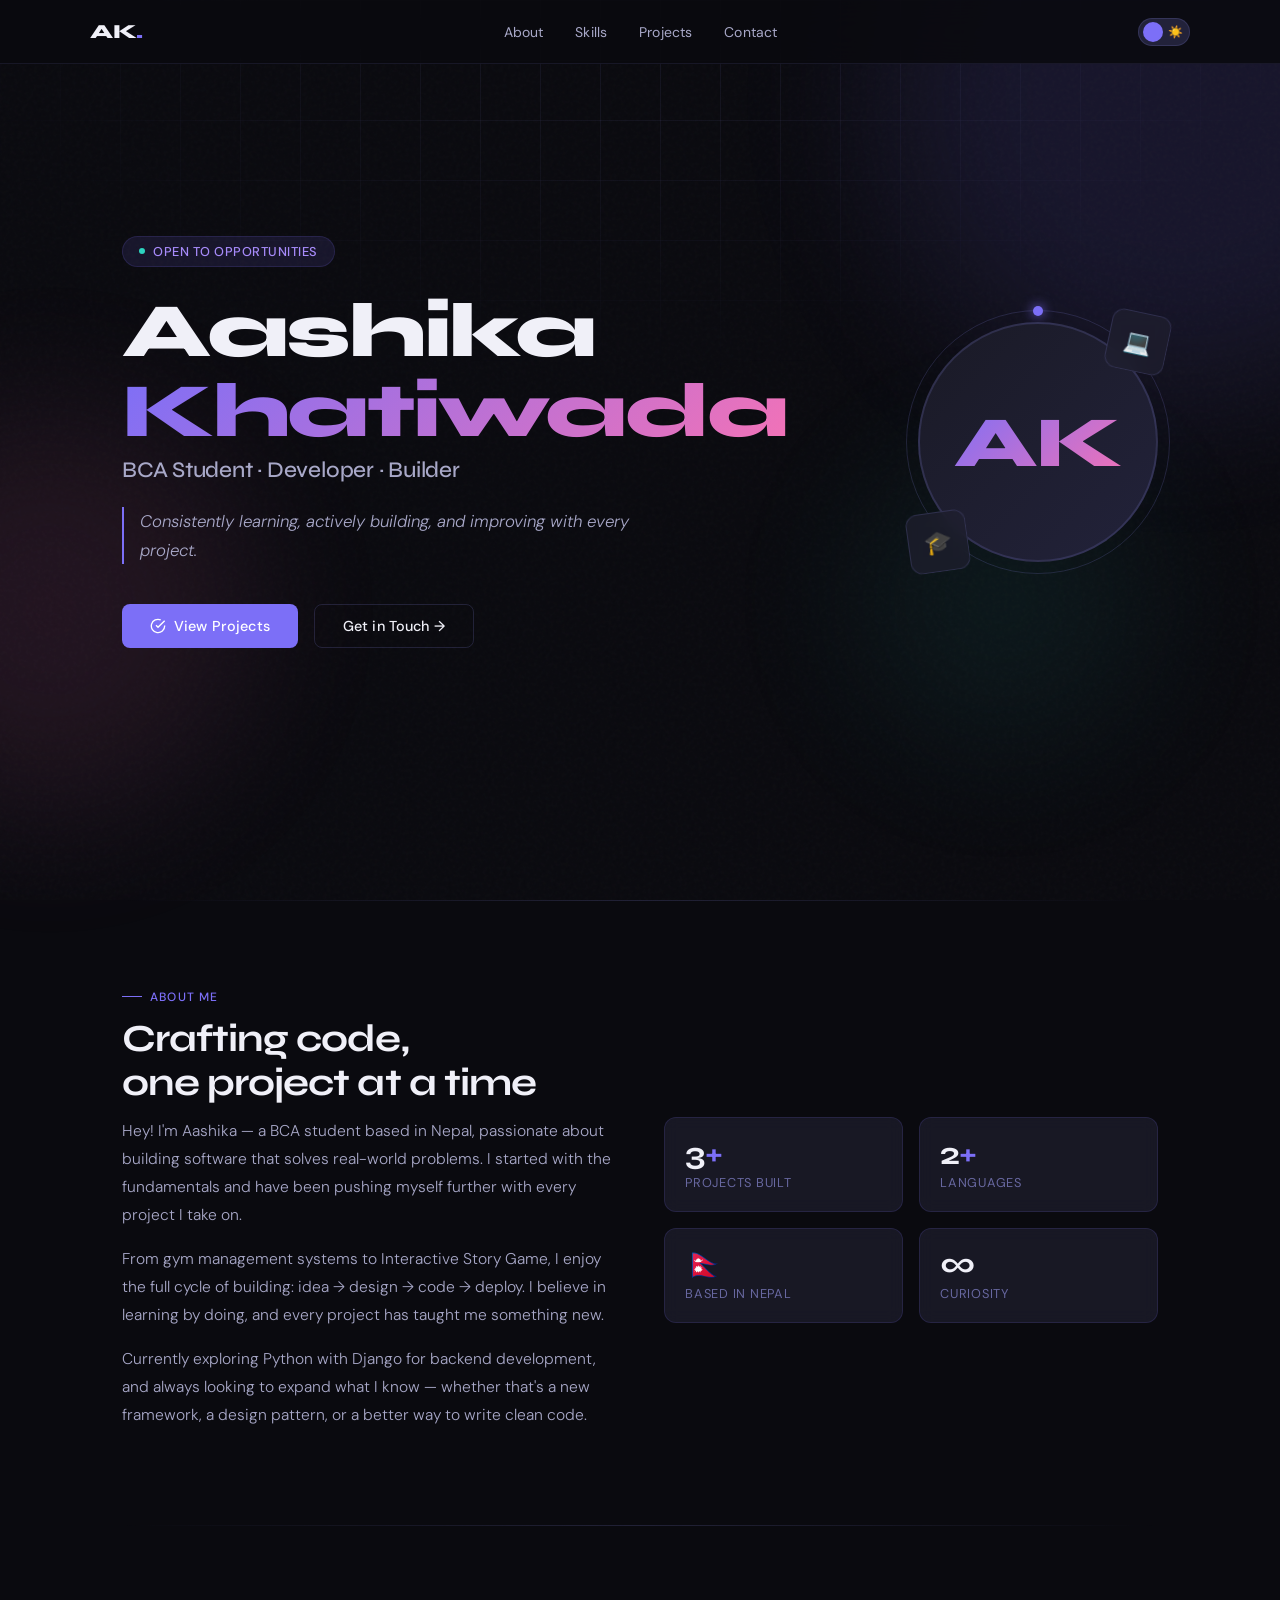
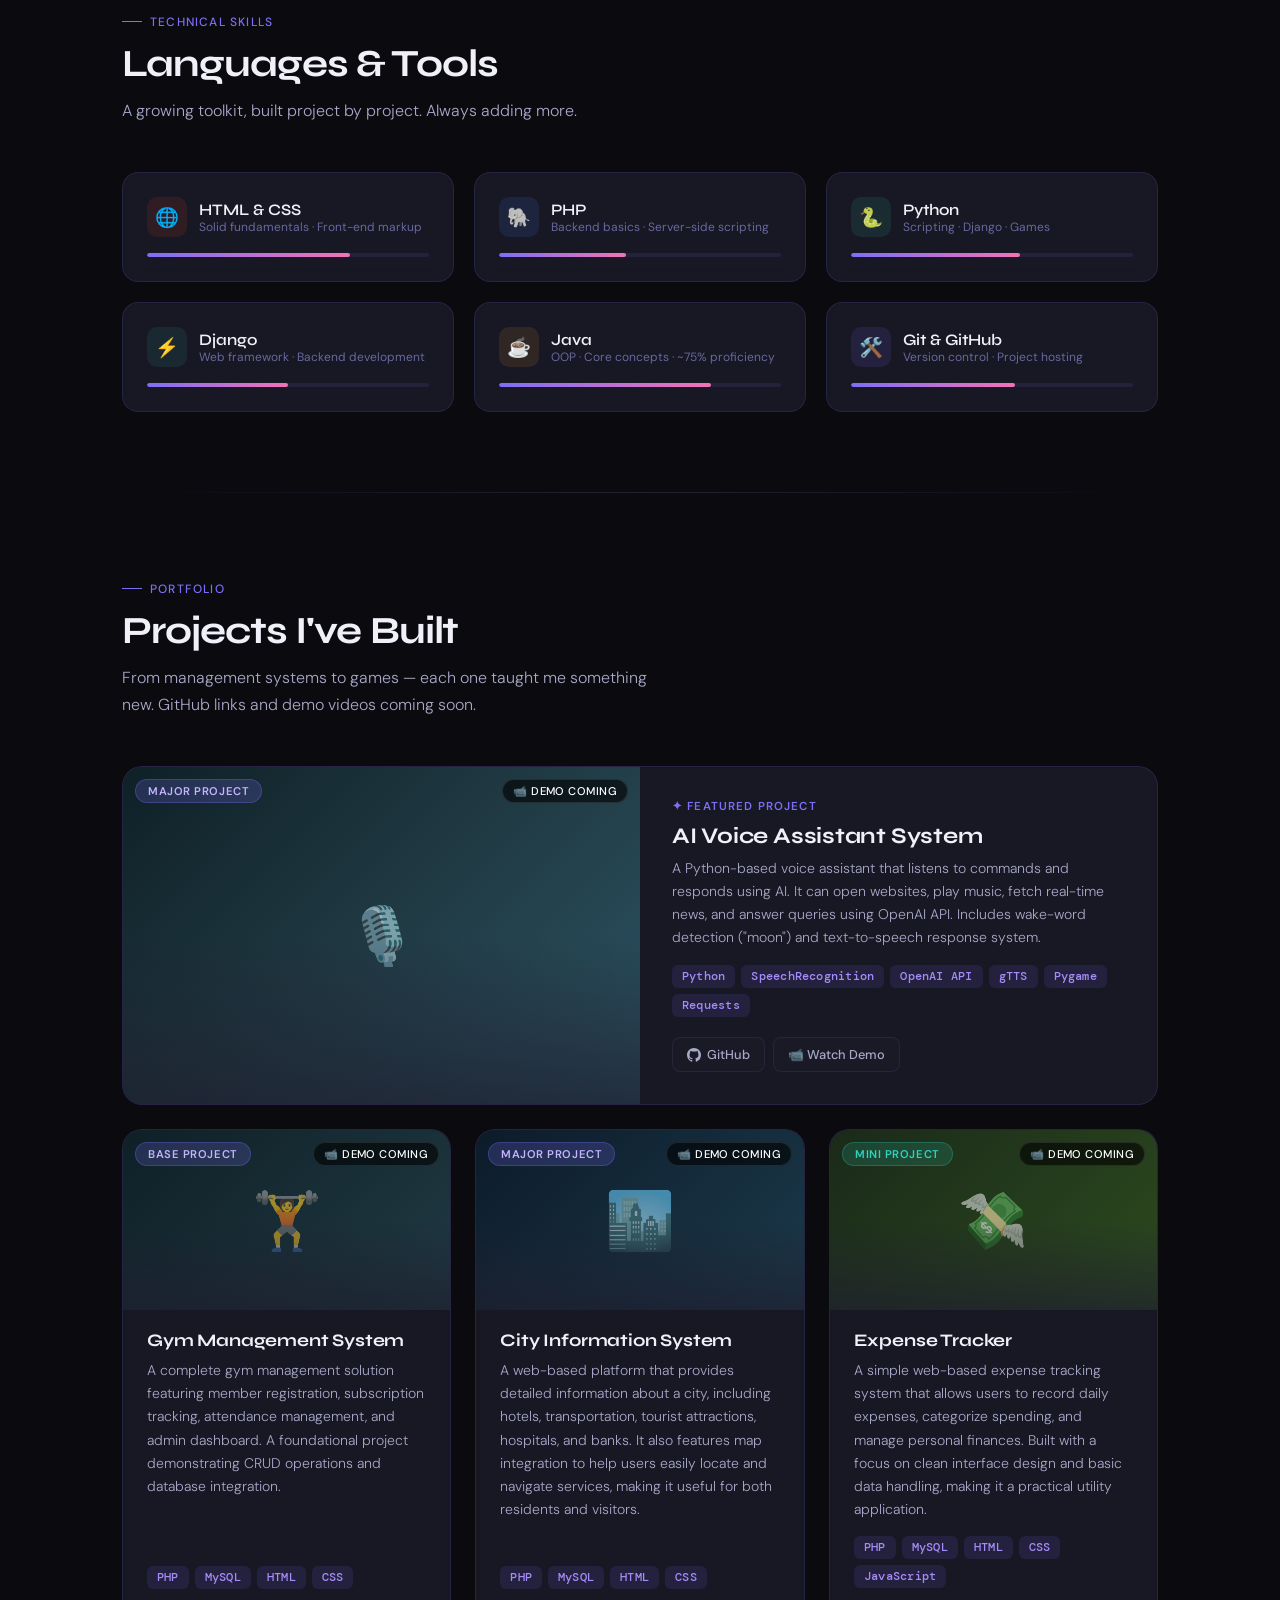
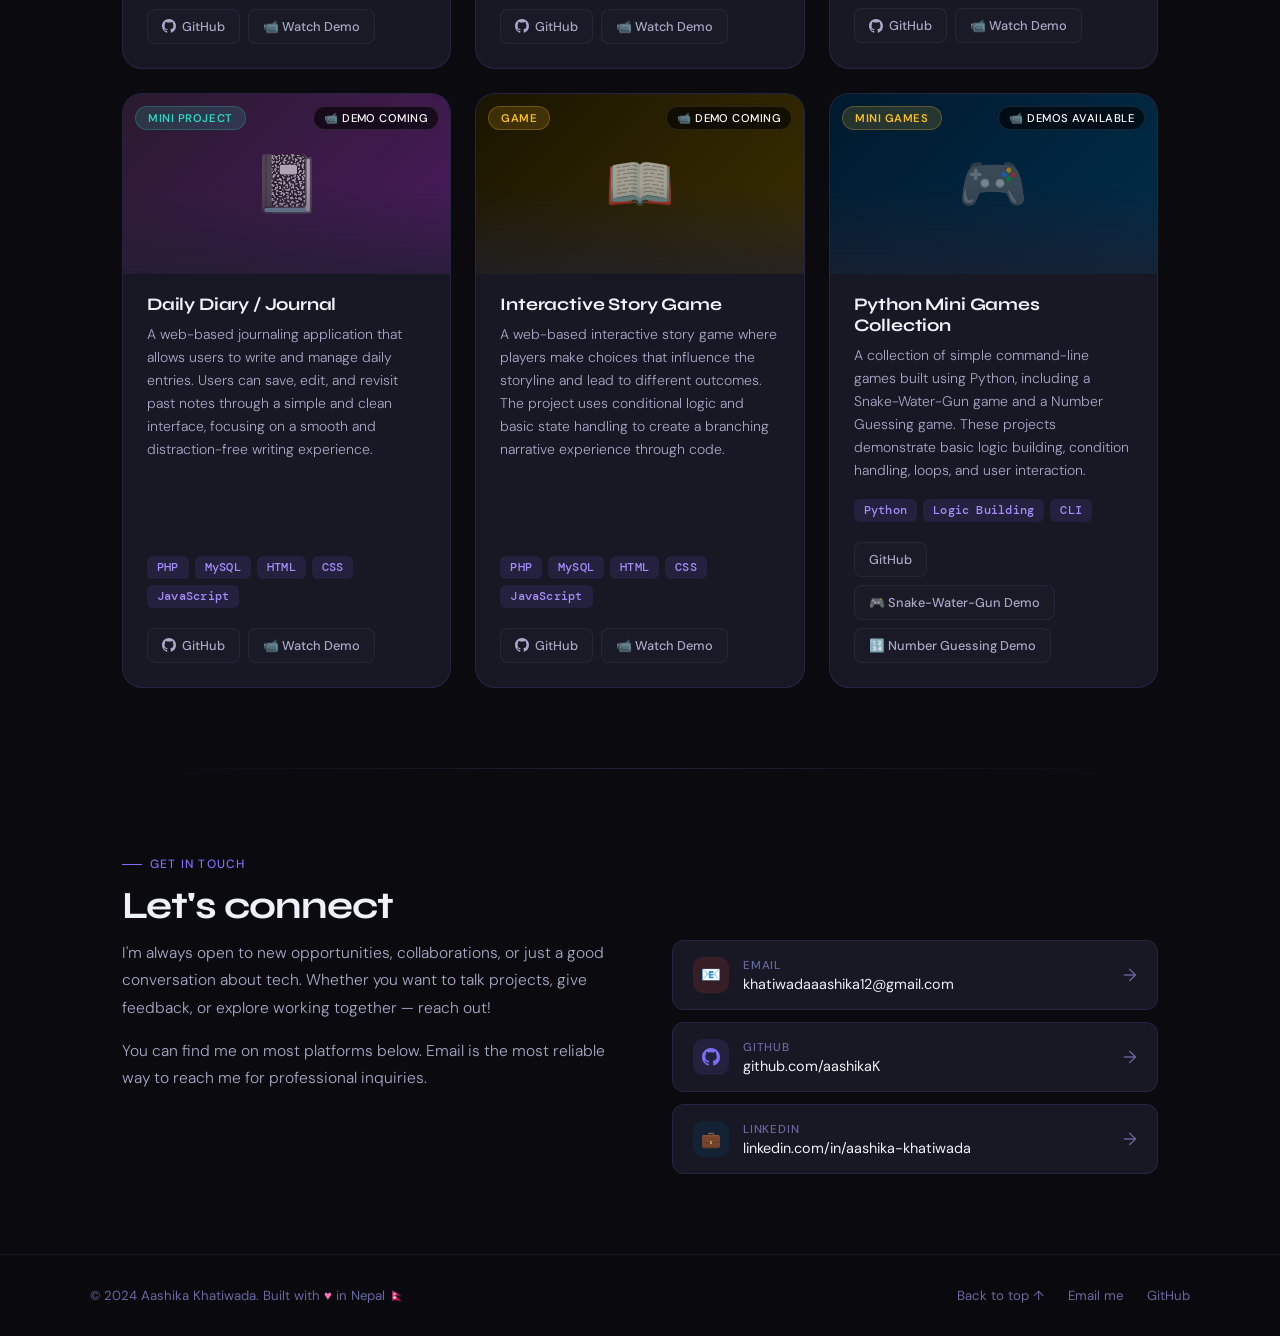
<file: index.html>
<!DOCTYPE html>
<html lang="en" data-theme="dark">
<head>
<meta charset="UTF-8">
<meta name="viewport" content="width=device-width, initial-scale=1.0">
<title>Aashika Khatiwada — Portfolio</title>
<link rel="preconnect" href="https://fonts.googleapis.com">
<link rel="preconnect" href="https://fonts.gstatic.com" crossorigin>
<link href="https://fonts.googleapis.com/css2?family=Syne:wght@400;500;600;700;800&family=DM+Sans:ital,opsz,wght@0,9..40,300;0,9..40,400;0,9..40,500;1,9..40,300&family=DM+Mono:wght@400;500&display=swap" rel="stylesheet">

<style>
  :root {
    --bg: #0a0a0f;
    --bg2: #12121a;
    --bg3: #1a1a26;
    --bg4: #22223a;
    --surface: #1e1e2e;
    --border: rgba(120,120,200,0.12);
    --border2: rgba(120,120,200,0.22);
    --text: #f0f0f8;
    --text2: #a8a8c8;
    --text3: #6868a0;
    --accent: #7c6ff7;
    --accent2: #a78bfa;
    --accent3: #c4b5fd;
    --rose: #f472b6;
    --teal: #2dd4bf;
    --amber: #fbbf24;
    --glow: rgba(124,111,247,0.15);
    --glow2: rgba(244,114,182,0.1);
    --card-bg: rgba(30,30,46,0.7);
    --card-border: rgba(124,111,247,0.15);
    --nav-bg: rgba(10,10,15,0.85);
    --tag-bg: rgba(124,111,247,0.12);
    --tag-text: #a78bfa;
    --shadow: 0 8px 32px rgba(0,0,0,0.4);
  }
  [data-theme="light"] {
    --bg: #f8f7ff;
    --bg2: #f0eeff;
    --bg3: #e8e4ff;
    --bg4: #ddd8ff;
    --surface: #ffffff;
    --border: rgba(100,80,200,0.1);
    --border2: rgba(100,80,200,0.2);
    --text: #1a1030;
    --text2: #4a3a80;
    --text3: #8a78c0;
    --accent: #6246ea;
    --accent2: #7c6ff7;
    --accent3: #a78bfa;
    --rose: #e11d78;
    --teal: #0d9488;
    --amber: #d97706;
    --glow: rgba(98,70,234,0.08);
    --glow2: rgba(225,29,120,0.06);
    --card-bg: rgba(255,255,255,0.9);
    --card-border: rgba(98,70,234,0.15);
    --nav-bg: rgba(248,247,255,0.9);
    --tag-bg: rgba(98,70,234,0.08);
    --tag-text: #6246ea;
    --shadow: 0 8px 32px rgba(98,70,234,0.1);
  }

  * { margin: 0; padding: 0; box-sizing: border-box; }

  html { scroll-behavior: smooth; }

  body {
    font-family: 'DM Sans', sans-serif;
    background: var(--bg);
    color: var(--text);
    min-height: 100vh;
    overflow-x: hidden;
    transition: background 0.4s, color 0.4s;
  }

  /* === NOISE TEXTURE === */
  body::before {
    content: '';
    position: fixed;
    inset: 0;
    background-image: url("data:image/svg+xml,%3Csvg viewBox='0 0 256 256' xmlns='http://www.w3.org/2000/svg'%3E%3Cfilter id='n'%3E%3CfeTurbulence type='fractalNoise' baseFrequency='0.9' numOctaves='4' stitchTiles='stitch'/%3E%3C/filter%3E%3Crect width='100%25' height='100%25' filter='url(%23n)' opacity='0.04'/%3E%3C/svg%3E");
    pointer-events: none;
    z-index: 0;
    opacity: 0.6;
  }

  /* === GRID BG === */
  .grid-bg {
    position: fixed;
    inset: 0;
    background-image:
      linear-gradient(var(--border) 1px, transparent 1px),
      linear-gradient(90deg, var(--border) 1px, transparent 1px);
    background-size: 60px 60px;
    pointer-events: none;
    z-index: 0;
    mask-image: radial-gradient(ellipse 80% 60% at 50% 0%, black 0%, transparent 70%);
  }

  /* === ORBS === */
  .orb {
    position: fixed;
    border-radius: 50%;
    filter: blur(80px);
    pointer-events: none;
    z-index: 0;
    opacity: 0.5;
    transition: opacity 0.4s;
  }
  .orb1 {
    width: 600px; height: 600px;
    background: var(--accent);
    top: -200px; right: -200px;
    opacity: 0.12;
  }
  .orb2 {
    width: 400px; height: 400px;
    background: var(--rose);
    bottom: 10%; left: -150px;
    opacity: 0.1;
  }
  .orb3 {
    width: 300px; height: 300px;
    background: var(--teal);
    top: 50%; right: 10%;
    opacity: 0.07;
  }

  /* === NAV === */
  nav {
    position: fixed;
    top: 0; left: 0; right: 0;
    z-index: 100;
    background: var(--nav-bg);
    backdrop-filter: blur(20px);
    border-bottom: 1px solid var(--border);
    padding: 0 max(2rem, calc((100% - 1100px)/2));
    height: 64px;
    display: flex;
    align-items: center;
    justify-content: space-between;
    transition: background 0.4s;
  }

  .nav-logo {
    font-family: 'Syne', sans-serif;
    font-weight: 800;
    font-size: 1.25rem;
    color: var(--text);
    text-decoration: none;
    letter-spacing: -0.02em;
  }
  .nav-logo span { color: var(--accent); }

  .nav-links {
    display: flex;
    align-items: center;
    gap: 2rem;
    list-style: none;
  }
  .nav-links a {
    font-size: 0.875rem;
    color: var(--text2);
    text-decoration: none;
    font-weight: 400;
    transition: color 0.2s;
    letter-spacing: 0.01em;
  }
  .nav-links a:hover { color: var(--text); }

  /* === THEME TOGGLE === */
  .theme-toggle {
    width: 52px; height: 28px;
    background: var(--bg4);
    border: 1px solid var(--border2);
    border-radius: 14px;
    cursor: pointer;
    position: relative;
    transition: background 0.3s, border 0.3s;
    flex-shrink: 0;
  }
  .theme-toggle::after {
    content: '';
    position: absolute;
    width: 20px; height: 20px;
    background: var(--accent);
    border-radius: 50%;
    top: 3px; left: 4px;
    transition: transform 0.3s, background 0.3s;
  }
  [data-theme="light"] .theme-toggle::after {
    transform: translateX(24px);
    background: var(--accent);
  }
  .toggle-icon {
    position: absolute;
    top: 50%; transform: translateY(-50%);
    font-size: 12px;
    pointer-events: none;
  }
  .toggle-icon.sun { right: 6px; }
  .toggle-icon.moon { left: 6px; }

  /* === MAIN WRAP === */
  main {
    position: relative;
    z-index: 1;
    max-width: 1100px;
    margin: 0 auto;
    padding: 0 2rem;
  }

  /* === SECTIONS === */
  section { padding: 5rem 0; }

  /* === HERO === */
  .hero {
    min-height: 100vh;
    display: flex;
    align-items: center;
    padding-top: 64px;
  }

  .hero-inner {
    width: 100%;
    display: grid;
    grid-template-columns: 1fr auto;
    gap: 4rem;
    align-items: center;
  }

  .hero-badge {
    display: inline-flex;
    align-items: center;
    gap: 8px;
    background: var(--tag-bg);
    border: 1px solid var(--card-border);
    border-radius: 999px;
    padding: 6px 16px;
    font-size: 0.8rem;
    color: var(--tag-text);
    font-weight: 500;
    letter-spacing: 0.04em;
    text-transform: uppercase;
    margin-bottom: 1.5rem;
    width: fit-content;
  }
  .hero-badge .dot {
    width: 6px; height: 6px;
    background: var(--teal);
    border-radius: 50%;
    animation: pulse 2s infinite;
  }
  @keyframes pulse {
    0%, 100% { opacity: 1; transform: scale(1); }
    50% { opacity: 0.5; transform: scale(0.8); }
  }

  .hero-name {
    font-family: 'Syne', sans-serif;
    font-size: clamp(2.8rem, 6vw, 5.5rem);
    font-weight: 800;
    line-height: 1.05;
    letter-spacing: -0.03em;
    color: var(--text);
    margin-bottom: 0.25rem;
  }
  .hero-name .highlight {
    background: linear-gradient(135deg, var(--accent), var(--rose));
    -webkit-background-clip: text;
    -webkit-text-fill-color: transparent;
    background-clip: text;
  }

  .hero-role {
    font-family: 'Syne', sans-serif;
    font-size: clamp(1rem, 2vw, 1.4rem);
    font-weight: 500;
    color: var(--text2);
    margin-bottom: 1.5rem;
    letter-spacing: -0.01em;
  }

  .hero-tagline {
    font-size: 1.05rem;
    color: var(--text2);
    line-height: 1.7;
    max-width: 520px;
    font-style: italic;
    font-weight: 300;
    margin-bottom: 2.5rem;
    padding-left: 1rem;
    border-left: 2px solid var(--accent);
  }

  .hero-cta {
    display: flex;
    gap: 1rem;
    flex-wrap: wrap;
  }

  .btn {
    display: inline-flex;
    align-items: center;
    gap: 8px;
    padding: 12px 28px;
    border-radius: 8px;
    font-size: 0.9rem;
    font-weight: 500;
    text-decoration: none;
    cursor: pointer;
    transition: all 0.2s;
    letter-spacing: 0.01em;
    border: none;
    font-family: 'DM Sans', sans-serif;
  }
  .btn-primary {
    background: var(--accent);
    color: #fff;
  }
  .btn-primary:hover {
    background: var(--accent2);
    transform: translateY(-1px);
    box-shadow: 0 8px 24px var(--glow);
  }
  .btn-outline {
    background: transparent;
    color: var(--text);
    border: 1px solid var(--border2);
  }
  .btn-outline:hover {
    background: var(--bg3);
    border-color: var(--accent);
    transform: translateY(-1px);
  }

  /* === AVATAR === */
  .avatar-wrap {
    position: relative;
    width: 240px;
    height: 240px;
    flex-shrink: 0;
  }
  .avatar-ring {
    position: absolute;
    inset: -12px;
    border-radius: 50%;
    border: 1.5px solid var(--border2);
    animation: spin 20s linear infinite;
  }
  .avatar-ring::before {
    content: '';
    position: absolute;
    width: 10px; height: 10px;
    background: var(--accent);
    border-radius: 50%;
    top: -5px; left: 50%;
    transform: translateX(-50%);
    box-shadow: 0 0 12px var(--accent);
  }
  @keyframes spin {
    to { transform: rotate(360deg); }
  }
  .avatar-circle {
    width: 100%; height: 100%;
    border-radius: 50%;
    background: linear-gradient(135deg, var(--bg3), var(--bg4));
    border: 2px solid var(--border2);
    overflow: hidden;
    display: flex;
    align-items: center;
    justify-content: center;
    position: relative;
  }
  .avatar-initials {
    font-family: 'Syne', sans-serif;
    font-size: 4.5rem;
    font-weight: 800;
    background: linear-gradient(135deg, var(--accent), var(--rose));
    -webkit-background-clip: text;
    -webkit-text-fill-color: transparent;
    background-clip: text;
    letter-spacing: -0.02em;
  }
  .avatar-deco {
    position: absolute;
    width: 60px; height: 60px;
    border-radius: 12px;
    border: 1px solid var(--border2);
    display: flex;
    align-items: center;
    justify-content: center;
    font-size: 1.4rem;
    background: var(--card-bg);
    backdrop-filter: blur(8px);
  }
  .deco1 { top: -10px; right: -10px; transform: rotate(12deg); }
  .deco2 { bottom: -10px; left: -10px; transform: rotate(-8deg); }

  /* === SECTION LABEL === */
  .section-label {
    display: inline-flex;
    align-items: center;
    gap: 8px;
    font-size: 0.75rem;
    font-weight: 500;
    color: var(--accent);
    text-transform: uppercase;
    letter-spacing: 0.1em;
    margin-bottom: 0.75rem;
  }
  .section-label::before {
    content: '';
    width: 20px; height: 1px;
    background: var(--accent);
  }

  .section-title {
    font-family: 'Syne', sans-serif;
    font-size: clamp(1.8rem, 3vw, 2.8rem);
    font-weight: 700;
    color: var(--text);
    letter-spacing: -0.025em;
    margin-bottom: 0.75rem;
    line-height: 1.15;
  }

  .section-sub {
    font-size: 1rem;
    color: var(--text2);
    line-height: 1.65;
    max-width: 560px;
    margin-bottom: 3rem;
    font-weight: 300;
  }

  /* === ABOUT === */
  .about-grid {
    display: grid;
    grid-template-columns: 1fr 1fr;
    gap: 3rem;
    align-items: start;
  }
  .about-text p {
    color: var(--text2);
    line-height: 1.8;
    margin-bottom: 1rem;
    font-weight: 300;
    font-size: 0.975rem;
  }
  .about-stats {
    display: grid;
    grid-template-columns: 1fr 1fr;
    gap: 1rem;
  }
  .stat-card {
    background: var(--card-bg);
    border: 1px solid var(--card-border);
    border-radius: 12px;
    padding: 1.25rem;
    backdrop-filter: blur(8px);
    transition: border-color 0.2s, transform 0.2s;
  }
  .stat-card:hover {
    border-color: var(--accent);
    transform: translateY(-2px);
  }
  .stat-num {
    font-family: 'Syne', sans-serif;
    font-size: 2rem;
    font-weight: 700;
    color: var(--text);
    letter-spacing: -0.03em;
    line-height: 1;
    margin-bottom: 4px;
  }
  .stat-num span { color: var(--accent); }
  .stat-label {
    font-size: 0.8rem;
    color: var(--text3);
    font-weight: 400;
    text-transform: uppercase;
    letter-spacing: 0.06em;
  }

  /* === SKILLS === */
  .skills-grid {
    display: grid;
    grid-template-columns: repeat(auto-fill, minmax(260px, 1fr));
    gap: 1.25rem;
  }
  .skill-card {
    background: var(--card-bg);
    border: 1px solid var(--card-border);
    border-radius: 16px;
    padding: 1.5rem;
    backdrop-filter: blur(8px);
    transition: all 0.25s;
  }
  .skill-card:hover {
    border-color: var(--accent2);
    transform: translateY(-3px);
    box-shadow: var(--shadow);
  }
  .skill-header {
    display: flex;
    align-items: center;
    gap: 12px;
    margin-bottom: 1rem;
  }
  .skill-icon {
    width: 40px; height: 40px;
    border-radius: 10px;
    display: flex;
    align-items: center;
    justify-content: center;
    font-size: 1.2rem;
    flex-shrink: 0;
  }
  .skill-name {
    font-family: 'Syne', sans-serif;
    font-size: 1rem;
    font-weight: 600;
    color: var(--text);
  }
  .skill-level-text {
    font-size: 0.75rem;
    color: var(--text3);
  }
  .skill-bar {
    height: 4px;
    background: var(--bg4);
    border-radius: 2px;
    overflow: hidden;
  }
  .skill-fill {
    height: 100%;
    border-radius: 2px;
    background: linear-gradient(90deg, var(--accent), var(--rose));
    transition: width 1s ease;
  }

  /* === PROJECTS === */
  .projects-grid {
    display: grid;
    grid-template-columns: repeat(auto-fill, minmax(320px, 1fr));
    gap: 1.5rem;
  }
  .project-card {
    background: var(--card-bg);
    border: 1px solid var(--card-border);
    border-radius: 20px;
    overflow: hidden;
    backdrop-filter: blur(8px);
    transition: all 0.3s;
    display: flex;
    flex-direction: column;
  }
  .project-card:hover {
    border-color: var(--accent);
    transform: translateY(-4px);
    box-shadow: 0 16px 48px var(--glow);
  }
  .project-media {
    height: 180px;
    background: linear-gradient(135deg, var(--bg3), var(--bg4));
    position: relative;
    overflow: hidden;
    display: flex;
    align-items: center;
    justify-content: center;
  }
  .project-media-icon {
    font-size: 3.5rem;
    opacity: 0.6;
  }
  .project-media-overlay {
    position: absolute;
    inset: 0;
    background: linear-gradient(to bottom, transparent 50%, var(--card-bg));
  }
  .project-video-badge {
    position: absolute;
    top: 12px; right: 12px;
    background: rgba(0,0,0,0.6);
    color: #fff;
    font-size: 0.7rem;
    font-weight: 500;
    padding: 4px 10px;
    border-radius: 999px;
    backdrop-filter: blur(4px);
    border: 1px solid rgba(255,255,255,0.1);
    letter-spacing: 0.04em;
    text-transform: uppercase;
  }
  .project-type-badge {
    position: absolute;
    top: 12px; left: 12px;
    padding: 4px 12px;
    border-radius: 999px;
    font-size: 0.7rem;
    font-weight: 600;
    text-transform: uppercase;
    letter-spacing: 0.05em;
  }
  .badge-major {
    background: rgba(124,111,247,0.2);
    color: var(--accent3);
    border: 1px solid rgba(124,111,247,0.3);
  }
  .badge-mini {
    background: rgba(45,212,191,0.15);
    color: var(--teal);
    border: 1px solid rgba(45,212,191,0.25);
  }
  .badge-game {
    background: rgba(251,191,36,0.15);
    color: var(--amber);
    border: 1px solid rgba(251,191,36,0.25);
  }

  .project-body {
    padding: 1.25rem 1.5rem 1.5rem;
    flex: 1;
    display: flex;
    flex-direction: column;
  }
  .project-title {
    font-family: 'Syne', sans-serif;
    font-size: 1.1rem;
    font-weight: 700;
    color: var(--text);
    margin-bottom: 0.5rem;
    letter-spacing: -0.01em;
  }
  .project-desc {
    font-size: 0.875rem;
    color: var(--text2);
    line-height: 1.65;
    flex: 1;
    font-weight: 300;
  }
  .project-tags {
    display: flex;
    flex-wrap: wrap;
    gap: 6px;
    margin-top: 1rem;
  }
  .tag {
    background: var(--tag-bg);
    color: var(--tag-text);
    font-size: 0.72rem;
    font-weight: 500;
    padding: 4px 10px;
    border-radius: 6px;
    font-family: 'DM Mono', monospace;
    letter-spacing: 0.02em;
  }
  .project-links {
    display: flex;
    gap: 8px;
    margin-top: 1.25rem;
    flex-wrap: wrap;
  }
  .project-link {
    display: inline-flex;
    align-items: center;
    gap: 6px;
    padding: 8px 14px;
    border-radius: 8px;
    font-size: 0.8rem;
    font-weight: 500;
    text-decoration: none;
    transition: all 0.2s;
    color: var(--text2);
    border: 1px solid var(--border);
    background: var(--bg3);
  }
  .project-link:hover {
    color: var(--text);
    border-color: var(--accent);
    background: var(--bg4);
  }
  .project-link svg {
    width: 14px; height: 14px;
    fill: currentColor;
  }

  /* === FEATURED PROJECT === */
  .project-card.featured {
    grid-column: 1 / -1;
    display: grid;
    grid-template-columns: 1fr 1fr;
  }
  .project-card.featured .project-media {
    height: auto;
    min-height: 240px;
    border-radius: 0;
  }
  .project-card.featured .project-body {
    padding: 2rem;
  }
  .project-card.featured .project-title {
    font-size: 1.4rem;
  }
  .featured-label {
    font-size: 0.72rem;
    font-weight: 600;
    color: var(--accent);
    text-transform: uppercase;
    letter-spacing: 0.1em;
    margin-bottom: 0.5rem;
  }

  /* === CONTACT === */
  .contact-grid {
    display: grid;
    grid-template-columns: 1fr 1fr;
    gap: 4rem;
    align-items: start;
  }
  .contact-intro p {
    color: var(--text2);
    line-height: 1.75;
    margin-bottom: 1rem;
    font-weight: 300;
    font-size: 0.975rem;
  }
  .contact-links {
    display: flex;
    flex-direction: column;
    gap: 0.75rem;
  }
  .contact-link {
    display: flex;
    align-items: center;
    gap: 14px;
    padding: 1rem 1.25rem;
    background: var(--card-bg);
    border: 1px solid var(--card-border);
    border-radius: 12px;
    text-decoration: none;
    color: var(--text);
    transition: all 0.2s;
    backdrop-filter: blur(8px);
  }
  .contact-link:hover {
    border-color: var(--accent);
    transform: translateX(4px);
    box-shadow: var(--shadow);
  }
  .contact-link-icon {
    width: 36px; height: 36px;
    border-radius: 10px;
    display: flex;
    align-items: center;
    justify-content: center;
    font-size: 1rem;
    flex-shrink: 0;
  }
  .contact-link-info {
    flex: 1;
  }
  .contact-link-label {
    font-size: 0.72rem;
    color: var(--text3);
    text-transform: uppercase;
    letter-spacing: 0.07em;
    font-weight: 500;
    margin-bottom: 2px;
  }
  .contact-link-value {
    font-size: 0.9rem;
    color: var(--text);
    font-weight: 400;
  }
  .contact-link-arrow {
    color: var(--text3);
    transition: color 0.2s, transform 0.2s;
    font-size: 1.1rem;
  }
  .contact-link:hover .contact-link-arrow {
    color: var(--accent);
    transform: translateX(2px);
  }

  /* === FOOTER === */
  footer {
    position: relative;
    z-index: 1;
    border-top: 1px solid var(--border);
    padding: 2rem max(2rem, calc((100% - 1100px)/2));
    display: flex;
    align-items: center;
    justify-content: space-between;
    flex-wrap: wrap;
    gap: 1rem;
    background: var(--nav-bg);
    backdrop-filter: blur(20px);
  }
  .footer-copy {
    font-size: 0.825rem;
    color: var(--text3);
  }
  .footer-heart { color: var(--rose); }
  .footer-links {
    display: flex;
    gap: 1.5rem;
  }
  .footer-links a {
    font-size: 0.825rem;
    color: var(--text3);
    text-decoration: none;
    transition: color 0.2s;
  }
  .footer-links a:hover { color: var(--text); }

  /* === SCROLL ANIMATIONS === */
  .reveal {
    opacity: 0;
    transform: translateY(24px);
    transition: opacity 0.6s ease, transform 0.6s ease;
  }
  .reveal.visible {
    opacity: 1;
    transform: none;
  }
  .reveal-delay-1 { transition-delay: 0.1s; }
  .reveal-delay-2 { transition-delay: 0.2s; }
  .reveal-delay-3 { transition-delay: 0.3s; }
  .reveal-delay-4 { transition-delay: 0.4s; }

  /* === DIVIDER === */
  .divider {
    height: 1px;
    background: linear-gradient(90deg, transparent, var(--border2), transparent);
    margin: 0;
  }

  /* === RESPONSIVE === */
  @media (max-width: 768px) {
    .hero-inner { grid-template-columns: 1fr; }
    .avatar-wrap { display: none; }
    .about-grid { grid-template-columns: 1fr; }
    .contact-grid { grid-template-columns: 1fr; }
    .project-card.featured { grid-template-columns: 1fr; }
    .project-card.featured .project-media { min-height: 180px; }
    .nav-links { display: none; }
  }

  /* === MOBILE NAV === */
  @media (max-width: 480px) {
    main { padding: 0 1rem; }
    section { padding: 3.5rem 0; }
  }
</style>
</head>
<body>

<div class="grid-bg"></div>
<div class="orb orb1"></div>
<div class="orb orb2"></div>
<div class="orb orb3"></div>

<!-- NAV -->
<nav>
  <a href="#" class="nav-logo">AK<span>.</span></a>
  <ul class="nav-links">
    <li><a href="#about">About</a></li>
    <li><a href="#skills">Skills</a></li>
    <li><a href="#projects">Projects</a></li>
    <li><a href="#contact">Contact</a></li>
  </ul>
  <button class="theme-toggle" onclick="toggleTheme()" aria-label="Toggle theme">
    <span class="toggle-icon moon">🌙</span>
    <span class="toggle-icon sun">☀️</span>
  </button>
</nav>

<main>

  <!-- HERO -->
  <section class="hero" id="home">
    <div class="hero-inner">
      <div>
        <div class="hero-badge reveal">
          <span class="dot"></span>
          Open to opportunities
        </div>
        <h1 class="hero-name reveal reveal-delay-1">
          Aashika<br><span class="highlight">Khatiwada</span>
        </h1>
        <p class="hero-role reveal reveal-delay-2">BCA Student · Developer · Builder</p>
        <blockquote class="hero-tagline reveal reveal-delay-3">
          Consistently learning, actively building, and improving with every project.
        </blockquote>
        <div class="hero-cta reveal reveal-delay-4">
          <a href="#projects" class="btn btn-primary">
            <svg viewBox="0 0 24 24" width="16" height="16" fill="none" stroke="currentColor" stroke-width="2"><path d="M22 11.08V12a10 10 0 11-5.93-9.14"/><polyline points="22 4 12 14.01 9 11.01"/></svg>
            View Projects
          </a>
          <a href="#contact" class="btn btn-outline">
            Get in Touch →
          </a>
        </div>
      </div>
      <div class="avatar-wrap reveal">
        <div class="avatar-ring"></div>
        <div class="avatar-circle">
          <span class="avatar-initials">AK</span>
        </div>
        <div class="avatar-deco deco1">💻</div>
        <div class="avatar-deco deco2">🎓</div>
      </div>
    </div>
  </section>

  <div class="divider"></div>

  <!-- ABOUT -->
  <section id="about">
    <div class="section-label reveal">About Me</div>
    <h2 class="section-title reveal">Crafting code,<br>one project at a time</h2>
    <div class="about-grid">
      <div class="about-text reveal">
        <p>Hey! I'm Aashika — a BCA student based in Nepal, passionate about building software that solves real-world problems. I started with the fundamentals and have been pushing myself further with every project I take on.</p>
        <p>From gym management systems to Interactive Story Game, I enjoy the full cycle of building: idea → design → code → deploy. I believe in learning by doing, and every project has taught me something new.</p>
        <p>Currently exploring Python with Django for backend development, and always looking to expand what I know — whether that's a new framework, a design pattern, or a better way to write clean code.</p>
      </div>
      <div class="about-stats">
        <div class="stat-card reveal reveal-delay-1">
          <div class="stat-num">3<span>+</span></div>
          <div class="stat-label">Projects Built</div>
        </div>
        <div class="stat-card reveal reveal-delay-2">
          <div class="stat-num">2<span>+</span></div>
          <div class="stat-label">Languages</div>
        </div>
        <div class="stat-card reveal reveal-delay-3">
          <div class="stat-num">🇳🇵</div>
          <div class="stat-label">Based in Nepal</div>
        </div>
        <div class="stat-card reveal reveal-delay-4">
          <div class="stat-num">∞</div>
          <div class="stat-label">Curiosity</div>
        </div>
      </div>
    </div>
  </section>

  <div class="divider"></div>

  <!-- SKILLS -->
  <section id="skills">
    <div class="section-label reveal">Technical Skills</div>
    <h2 class="section-title reveal">Languages &amp; Tools</h2>
    <p class="section-sub reveal">A growing toolkit, built project by project. Always adding more.</p>
    <div class="skills-grid">

      <div class="skill-card reveal">
        <div class="skill-header">
          <div class="skill-icon" style="background:rgba(227,76,38,0.12);">🌐</div>
          <div>
            <div class="skill-name">HTML &amp; CSS</div>
            <div class="skill-level-text">Solid fundamentals · Front-end markup</div>
          </div>
        </div>
        <div class="skill-bar"><div class="skill-fill" style="width:72%"></div></div>
      </div>

      <div class="skill-card reveal reveal-delay-1">
        <div class="skill-header">
          <div class="skill-icon" style="background:rgba(77,132,255,0.12);">🐘</div>
          <div>
            <div class="skill-name">PHP</div>
            <div class="skill-level-text">Backend basics · Server-side scripting</div>
          </div>
        </div>
        <div class="skill-bar"><div class="skill-fill" style="width:45%"></div></div>
      </div>

      <div class="skill-card reveal reveal-delay-2">
        <div class="skill-header">
          <div class="skill-icon" style="background:rgba(55,188,155,0.12);">🐍</div>
          <div>
            <div class="skill-name">Python</div>
            <div class="skill-level-text">Scripting · Django · Games</div>
          </div>
        </div>
        <div class="skill-bar"><div class="skill-fill" style="width:60%"></div></div>
      </div>

      <div class="skill-card reveal reveal-delay-3">
        <div class="skill-header">
          <div class="skill-icon" style="background:rgba(55,188,155,0.1);">⚡</div>
          <div>
            <div class="skill-name">Django</div>
            <div class="skill-level-text">Web framework · Backend development</div>
          </div>
        </div>
        <div class="skill-bar"><div class="skill-fill" style="width:50%"></div></div>
      </div>

      <div class="skill-card reveal">
        <div class="skill-header">
          <div class="skill-icon" style="background:rgba(229,152,49,0.12);">☕</div>
          <div>
            <div class="skill-name">Java</div>
            <div class="skill-level-text">OOP · Core concepts · ~75% proficiency</div>
          </div>
        </div>
        <div class="skill-bar"><div class="skill-fill" style="width:75%"></div></div>
      </div>

      <div class="skill-card reveal reveal-delay-1">
        <div class="skill-header">
          <div class="skill-icon" style="background:rgba(124,111,247,0.12);">🛠️</div>
          <div>
            <div class="skill-name">Git &amp; GitHub</div>
            <div class="skill-level-text">Version control · Project hosting</div>
          </div>
        </div>
        <div class="skill-bar"><div class="skill-fill" style="width:58%"></div></div>
      </div>

    </div>
  </section>

  <div class="divider"></div>

  <!-- PROJECTS -->
  <section id="projects">
    <div class="section-label reveal">Portfolio</div>
    <h2 class="section-title reveal">Projects I've Built</h2>
    <p class="section-sub reveal">From management systems to games — each one taught me something new. GitHub links and demo videos coming soon.</p>

    <div class="projects-grid">

      <!-- FEATURED: AI Voice Assistant -->
<div class="project-card featured reveal">

  <div class="project-media" style="background:linear-gradient(135deg,#0f2027,#203a43,#2c5364);">
    <div class="project-media-icon">🎙️</div>
    <div class="project-media-overlay"></div>

    <span class="project-type-badge badge-major">Major Project</span>
    <span class="project-video-badge">📹 Demo Coming</span>
  </div>

  <div class="project-body">
    <div class="featured-label">✦ Featured Project</div>

    <h3 class="project-title">AI Voice Assistant System</h3>

    <p class="project-desc">
      A Python-based voice assistant that listens to commands and responds using AI.
      It can open websites, play music, fetch real-time news, and answer queries using OpenAI API.
      Includes wake-word detection ("moon") and text-to-speech response system.
    </p>

    <div class="project-tags">
      <span class="tag">Python</span>
      <span class="tag">SpeechRecognition</span>
      <span class="tag">OpenAI API</span>
      <span class="tag">gTTS</span>
      <span class="tag">Pygame</span>
      <span class="tag">Requests</span>
    </div>

    <div class="project-links">
      <a href="https://github.com/aashikaK/MegaProjectPython" target="_blank" class="project-link">
        <svg viewBox="0 0 24 24">
          <path d="M12 0C5.37 0 0 5.37 0 12c0 5.31 3.435 9.795 8.205 11.385.6.105.825-.255.825-.57 0-.285-.015-1.23-.015-2.235-3.015.555-3.795-.735-4.035-1.41-.135-.345-.72-1.41-1.23-1.695-.42-.225-1.02-.78-.015-.795.945-.015 1.62.87 1.845 1.23 1.08 1.815 2.805 1.305 3.495.99.105-.78.42-1.305.765-1.605-2.67-.3-5.46-1.335-5.46-5.925 0-1.305.465-2.385 1.23-3.225-.12-.3-.54-1.53.12-3.18 0 0 1.005-.315 3.3 1.23.96-.27 1.98-.405 3-.405s2.04.135 3 .405c2.295-1.56 3.3-1.23 3.3-1.23.66 1.65.24 2.88.12 3.18.765.84 1.23 1.905 1.23 3.225 0 4.605-2.805 5.625-5.475 5.925.435.375.81 1.095.81 2.22 0 1.605-.015 2.895-.015 3.3 0 .315.225.69.825.57A12.02 12.02 0 0024 12c0-6.63-5.37-12-12-12z"/>
        </svg>
        GitHub
      </a>

      <a href="https://github.com/aashikaK/MegaProjectPython" class="project-link">📹 Watch Demo</a>
    </div>
  </div>
</div>

      <!-- Gym Management -->
      <div class="project-card reveal">
        <div class="project-media" style="background:linear-gradient(135deg,#0f2027,#203a43);">
          <div class="project-media-icon">🏋️</div>
          <div class="project-media-overlay"></div>
          <span class="project-type-badge badge-major">Base Project</span>
          <span class="project-video-badge">📹 Demo Coming</span>
        </div>
        <div class="project-body">
          <h3 class="project-title">Gym Management System</h3>
          <p class="project-desc">A complete gym management solution featuring member registration, subscription tracking, attendance management, and admin dashboard. A foundational project demonstrating CRUD operations and database integration.</p>
          <div class="project-tags">
            <span class="tag">PHP</span>
            <span class="tag">MySQL</span>
            <span class="tag">HTML</span>
            <span class="tag">CSS</span>
          </div>
          <div class="project-links">
            <a href="https://github.com/AashikaKhatiwada" target="_blank" class="project-link">
              <svg viewBox="0 0 24 24"><path d="M12 0C5.37 0 0 5.37 0 12c0 5.31 3.435 9.795 8.205 11.385.6.105.825-.255.825-.57 0-.285-.015-1.23-.015-2.235-3.015.555-3.795-.735-4.035-1.41-.135-.345-.72-1.41-1.23-1.695-.42-.225-1.02-.78-.015-.795.945-.015 1.62.87 1.845 1.23 1.08 1.815 2.805 1.305 3.495.99.105-.78.42-1.305.765-1.605-2.67-.3-5.46-1.335-5.46-5.925 0-1.305.465-2.385 1.23-3.225-.12-.3-.54-1.53.12-3.18 0 0 1.005-.315 3.3 1.23.96-.27 1.98-.405 3-.405s2.04.135 3 .405c2.295-1.56 3.3-1.23 3.3-1.23.66 1.65.24 2.88.12 3.18.765.84 1.23 1.905 1.23 3.225 0 4.605-2.805 5.625-5.475 5.925.435.375.81 1.095.81 2.22 0 1.605-.015 2.895-.015 3.3 0 .315.225.69.825.57A12.02 12.02 0 0024 12c0-6.63-5.37-12-12-12z"/></svg>
              GitHub
            </a>
            <a href="#" class="project-link">📹 Watch Demo</a>
          </div>
        </div>
      </div>

     <!-- City Information System -->
<div class="project-card reveal reveal-delay-1">
  <div class="project-media" style="background:linear-gradient(135deg,#0d1b2a,#1b3a4b);">
    <div class="project-media-icon">🏙️</div>
    <div class="project-media-overlay"></div>
    <span class="project-type-badge badge-major">Major Project</span>
    <span class="project-video-badge">📹 Demo Coming</span>
  </div>

  <div class="project-body">
    <h3 class="project-title">City Information System</h3>

    <p class="project-desc">
      A web-based platform that provides detailed information about a city, including hotels, transportation, tourist attractions, hospitals, and banks. It also features map integration to help users easily locate and navigate services, making it useful for both residents and visitors.
    </p>

    <div class="project-tags">
      <span class="tag">PHP</span>
      <span class="tag">MySQL</span>
      <span class="tag">HTML</span>
      <span class="tag">CSS</span>
    </div>

    <div class="project-links">
      <a href="https://github.com/aashikaK/City-Information-System" target="_blank" class="project-link">
        <svg viewBox="0 0 24 24">
          <path d="M12 0C5.37 0 0 5.37 0 12c0 5.31 3.435 9.795 8.205 11.385.6.105.825-.255.825-.57 0-.285-.015-1.23-.015-2.235-3.015.555-3.795-.735-4.035-1.41-.135-.345-.72-1.41-1.23-1.695-.42-.225-1.02-.78-.015-.795.945-.015 1.62.87 1.845 1.23 1.08 1.815 2.805 1.305 3.495.99.105-.78.42-1.305.765-1.605-2.67-.3-5.46-1.335-5.46-5.925 0-1.305.465-2.385 1.23-3.225-.12-.3-.54-1.53.12-3.18 0 0 1.005-.315 3.3 1.23.96-.27 1.98-.405 3-.405s2.04.135 3 .405c2.295-1.56 3.3-1.23 3.3-1.23.66 1.65.24 2.88.12 3.18.765.84 1.23 1.905 1.23 3.225 0 4.605-2.805 5.625-5.475 5.925.435.375.81 1.095.81 2.22 0 1.605-.015 2.895-.015 3.3 0 .315.225.69.825.57A12.02 12 0 0024 12c0-6.63-5.37-12-12-12z"/>
        </svg>
        GitHub
      </a>

      <a href="" class="project-link">📹 Watch Demo</a>
    </div>
  </div>
</div>

     <!-- Expense Tracker -->
<div class="project-card reveal reveal-delay-2">
  <div class="project-media" style="background:linear-gradient(135deg,#1a2a1a,#2d4a1e);">
    <div class="project-media-icon">💸</div>
    <div class="project-media-overlay"></div>
    <span class="project-type-badge badge-mini">Mini Project</span>
    <span class="project-video-badge">📹 Demo Coming</span>
  </div>

  <div class="project-body">
    <h3 class="project-title">Expense Tracker</h3>

    <p class="project-desc">
      A simple web-based expense tracking system that allows users to record daily expenses, categorize spending, and manage personal finances. Built with a focus on clean interface design and basic data handling, making it a practical utility application.
    </p>

    <div class="project-tags">
      <span class="tag">PHP</span>
      <span class="tag">MySQL</span>
      <span class="tag">HTML</span>
      <span class="tag">CSS</span>
      <span class="tag">JavaScript</span>
    </div>

    <div class="project-links">
      <a href="https://github.com/aashikaK/expense_tracker" target="_blank" class="project-link">
        <svg viewBox="0 0 24 24">
          <path d="M12 0C5.37 0 0 5.37 0 12c0 5.31 3.435 9.795 8.205 11.385.6.105.825-.255.825-.57 0-.285-.015-1.23-.015-2.235-3.015.555-3.795-.735-4.035-1.41-.135-.345-.72-1.41-1.23-1.695-.42-.225-1.02-.78-.015-.795.945-.015 1.62.87 1.845 1.23 1.08 1.815 2.805 1.305 3.495.99.105-.78.42-1.305.765-1.605-2.67-.3-5.46-1.335-5.46-5.925 0-1.305.465-2.385 1.23-3.225-.12-.3-.54-1.53.12-3.18 0 0 1.005-.315 3.3 1.23.96-.27 1.98-.405 3-.405s2.04.135 3 .405c2.295-1.56 3.3-1.23 3.3-1.23.66 1.65.24 2.88.12 3.18.765.84 1.23 1.905 1.23 3.225 0 4.605-2.805 5.625-5.475 5.925.435.375.81 1.095.81 2.22 0 1.605-.015 2.895-.015 3.3 0 .315.225.69.825.57A12.02 12 0 0024 12c0-6.63-5.37-12-12-12z"/>
        </svg>
        GitHub
      </a>

      <a href="#" class="project-link">📹 Watch Demo</a>
    </div>
  </div>
</div>

     <!-- Daily Journal -->
<div class="project-card reveal">
  <div class="project-media" style="background:linear-gradient(135deg,#2a1a2e,#4a1a5e);">
    <div class="project-media-icon">📓</div>
    <div class="project-media-overlay"></div>
    <span class="project-type-badge badge-mini">Mini Project</span>
    <span class="project-video-badge">📹 Demo Coming</span>
  </div>

  <div class="project-body">
    <h3 class="project-title">Daily Diary / Journal</h3>

    <p class="project-desc">
      A web-based journaling application that allows users to write and manage daily entries. Users can save, edit, and revisit past notes through a simple and clean interface, focusing on a smooth and distraction-free writing experience.
    </p>

    <div class="project-tags">
      <span class="tag">PHP</span>
      <span class="tag">MySQL</span>
      <span class="tag">HTML</span>
      <span class="tag">CSS</span>
      <span class="tag">JavaScript</span>
    </div>

    <div class="project-links">
      <a href="https://github.com/aashikaK/Daily-Diary-or-Journal" target="_blank" class="project-link">
        <svg viewBox="0 0 24 24">
          <path d="M12 0C5.37 0 0 5.37 0 12c0 5.31 3.435 9.795 8.205 11.385.6.105.825-.255.825-.57 0-.285-.015-1.23-.015-2.235-3.015.555-3.795-.735-4.035-1.41-.135-.345-.72-1.41-1.23-1.695-.42-.225-1.02-.78-.015-.795.945-.015 1.62.87 1.845 1.23 1.08 1.815 2.805 1.305 3.495.99.105-.78.42-1.305.765-1.605-2.67-.3-5.46-1.335-5.46-5.925 0-1.305.465-2.385 1.23-3.225-.12-.3-.54-1.53.12-3.18 0 0 1.005-.315 3.3 1.23.96-.27 1.98-.405 3-.405s2.04.135 3 .405c2.295-1.56 3.3-1.23 3.3-1.23.66 1.65.24 2.88.12 3.18.765.84 1.23 1.905 1.23 3.225 0 4.605-2.805 5.625-5.475 5.925.435.375.81 1.095.81 2.22 0 1.605-.015 2.895-.015 3.3 0 .315.225.69.825.57A12.02 12 0 0024 12c0-6.63-5.37-12-12-12z"/>
        </svg>
        GitHub
      </a>

      <a href="#" class="project-link">📹 Watch Demo</a>
    </div>
  </div>
</div>

     <!-- Interactive Story Game -->
<div class="project-card reveal reveal-delay-1">
  <div class="project-media" style="background:linear-gradient(135deg,#1a1500,#3a2e00);">
    <div class="project-media-icon">📖</div>
    <div class="project-media-overlay"></div>
    <span class="project-type-badge badge-game">Game</span>
    <span class="project-video-badge">📹 Demo Coming</span>
  </div>

  <div class="project-body">
    <h3 class="project-title">Interactive Story Game</h3>

    <p class="project-desc">
      A web-based interactive story game where players make choices that influence the storyline and lead to different outcomes. The project uses conditional logic and basic state handling to create a branching narrative experience through code.
    </p>

    <div class="project-tags">
      <span class="tag">PHP</span>
      <span class="tag">MySQL</span>
      <span class="tag">HTML</span>
      <span class="tag">CSS</span>
      <span class="tag">JavaScript</span>
    </div>

    <div class="project-links">
      <a href="https://github.com/aashikaK/Interactive-Story-Game" target="_blank" class="project-link">
        <svg viewBox="0 0 24 24">
          <path d="M12 0C5.37 0 0 5.37 0 12c0 5.31 3.435 9.795 8.205 11.385.6.105.825-.255.825-.57 0-.285-.015-1.23-.015-2.235-3.015.555-3.795-.735-4.035-1.41-.135-.345-.72-1.41-1.23-1.695-.42-.225-1.02-.78-.015-.795.945-.015 1.62.87 1.845 1.23 1.08 1.815 2.805 1.305 3.495.99.105-.78.42-1.305.765-1.605-2.67-.3-5.46-1.335-5.46-5.925 0-1.305.465-2.385 1.23-3.225-.12-.3-.54-1.53.12-3.18 0 0 1.005-.315 3.3 1.23.96-.27 1.98-.405 3-.405s2.04.135 3 .405c2.295-1.56 3.3-1.23 3.3-1.23.66 1.65.24 2.88.12 3.18.765.84 1.23 1.905 1.23 3.225 0 4.605-2.805 5.625-5.475 5.925.435.375.81 1.095.81 2.22 0 1.605-.015 2.895-.015 3.3 0 .315.225.69.825.57A12.02 12 0 0024 12c0-6.63-5.37-12-12-12z"/>
        </svg>
        GitHub
      </a>

      <a href="#" class="project-link">📹 Watch Demo</a>
    </div>
  </div>
</div>

      <!-- Python Mini Games -->
<div class="project-card reveal reveal-delay-2">
  <div class="project-media" style="background:linear-gradient(135deg,#001a2e,#002d4a);">
    <div class="project-media-icon">🎮</div>
    <div class="project-media-overlay"></div>
    <span class="project-type-badge badge-game">Mini Games</span>
    <span class="project-video-badge">📹 Demos Available</span>
  </div>

  <div class="project-body">
    <h3 class="project-title">Python Mini Games Collection</h3>

    <p class="project-desc">
      A collection of simple command-line games built using Python, including a Snake-Water-Gun game and a Number Guessing game. These projects demonstrate basic logic building, condition handling, loops, and user interaction.
    </p>

    <div class="project-tags">
      <span class="tag">Python</span>
      <span class="tag">Logic Building</span>
      <span class="tag">CLI</span>
    </div>

    <div class="project-links">
      <a href="https://github.com/aashikaK/Python_Project" target="_blank" class="project-link">
        GitHub
      </a>

      <a href="#" class="project-link">🎮 Snake-Water-Gun Demo</a>
      <a href="#" class="project-link">🔢 Number Guessing Demo</a>
    </div>
  </div>
</div>

    </div>
  </section>

  <div class="divider"></div>

  <!-- CONTACT -->
  <section id="contact">
    <div class="section-label reveal">Get in Touch</div>
    <h2 class="section-title reveal">Let's connect</h2>
    <div class="contact-grid">
      <div class="contact-intro reveal">
        <p>I'm always open to new opportunities, collaborations, or just a good conversation about tech. Whether you want to talk projects, give feedback, or explore working together — reach out!</p>
        <p>You can find me on most platforms below. Email is the most reliable way to reach me for professional inquiries.</p>
      </div>
      <div class="contact-links">

        <a href="mailto:aashikakhatiwada@gmail.com" class="contact-link reveal">
          <div class="contact-link-icon" style="background:rgba(234,67,53,0.15);">📧</div>
          <div class="contact-link-info">
            <div class="contact-link-label">Email</div>
            <div class="contact-link-value">khatiwadaaashika12@gmail.com</div>
          </div>
          <span class="contact-link-arrow">→</span>
        </a>

        <a href="https://github.com/aashikaK" target="_blank" class="contact-link reveal reveal-delay-1">
          <div class="contact-link-icon" style="background:rgba(124,111,247,0.12);">
            <svg width="18" height="18" viewBox="0 0 24 24" fill="currentColor" style="color:var(--accent)"><path d="M12 0C5.37 0 0 5.37 0 12c0 5.31 3.435 9.795 8.205 11.385.6.105.825-.255.825-.57 0-.285-.015-1.23-.015-2.235-3.015.555-3.795-.735-4.035-1.41-.135-.345-.72-1.41-1.23-1.695-.42-.225-1.02-.78-.015-.795.945-.015 1.62.87 1.845 1.23 1.08 1.815 2.805 1.305 3.495.99.105-.78.42-1.305.765-1.605-2.67-.3-5.46-1.335-5.46-5.925 0-1.305.465-2.385 1.23-3.225-.12-.3-.54-1.53.12-3.18 0 0 1.005-.315 3.3 1.23.96-.27 1.98-.405 3-.405s2.04.135 3 .405c2.295-1.56 3.3-1.23 3.3-1.23.66 1.65.24 2.88.12 3.18.765.84 1.23 1.905 1.23 3.225 0 4.605-2.805 5.625-5.475 5.925.435.375.81 1.095.81 2.22 0 1.605-.015 2.895-.015 3.3 0 .315.225.69.825.57A12.02 12.02 0 0024 12c0-6.63-5.37-12-12-12z"/></svg>
          </div>
          <div class="contact-link-info">
            <div class="contact-link-label">GitHub</div>
            <div class="contact-link-value">github.com/aashikaK</div>
          </div>
          <span class="contact-link-arrow">→</span>
        </a>

        <a href="https://www.linkedin.com/in/aashika-khatiwada-982a3428a/" target="_blank" class="contact-link reveal reveal-delay-2">
          <div class="contact-link-icon" style="background:rgba(0,119,181,0.12);">💼</div>
          <div class="contact-link-info">
            <div class="contact-link-label">LinkedIn</div>
            <div class="contact-link-value">linkedin.com/in/aashika-khatiwada</div>
          </div>
          <span class="contact-link-arrow">→</span>
        </a>

        <!-- <a href="https://www.facebook.com/aashika.khatiwada.5" target="_blank" class="contact-link reveal reveal-delay-3">
          <div class="contact-link-icon" style="background:rgba(66,103,178,0.12);">🌐</div>
          <div class="contact-link-info">
            <div class="contact-link-label">Facebook</div>
            <div class="contact-link-value">facebook.com/aashika.khatiwada</div>
          </div>
          <span class="contact-link-arrow">→</span>
        </a>

        <a href="https://www.instagram.com/aashikak_2" target="_blank" class="contact-link reveal">
          <div class="contact-link-icon" style="background:rgba(225,48,108,0.12);">📸</div>
          <div class="contact-link-info">
            <div class="contact-link-label">Instagram</div>
            <div class="contact-link-value">@aashika.khatiwada</div>
          </div>
          <span class="contact-link-arrow">→</span>
        </a>

        <a href="https://x.com/AashikaKhatiwa3" target="_blank" class="contact-link reveal reveal-delay-1">
          <div class="contact-link-icon" style="background:rgba(29,161,242,0.12);">🐦</div>
          <div class="contact-link-info">
            <div class="contact-link-label">Twitter / X</div>
            <div class="contact-link-value">@aashika_k</div>
          </div>
          <span class="contact-link-arrow">→</span> -->
        </a>

      </div>
    </div>
  </section>

</main>

<footer>
  <div class="footer-copy">
    &copy; 2024 Aashika Khatiwada. Built with <span class="footer-heart">♥</span> in Nepal 🇳🇵
  </div>
  <div class="footer-links">
    <a href="#home">Back to top ↑</a>
    <a href="mailto:khatiwadaaashika12@gmail.com">Email me</a>
    <a href="https://github.com/aashikaK" target="_blank">GitHub</a>
  </div>
</footer>

<script>
  function toggleTheme() {
    const html = document.documentElement;
    html.setAttribute('data-theme', html.getAttribute('data-theme') === 'dark' ? 'light' : 'dark');
  }

  // Scroll reveal
  const reveals = document.querySelectorAll('.reveal');
  const observer = new IntersectionObserver((entries) => {
    entries.forEach(entry => {
      if (entry.isIntersecting) {
        entry.target.classList.add('visible');
        observer.unobserve(entry.target);
      }
    });
  }, { threshold: 0.12, rootMargin: '0px 0px -40px 0px' });
  reveals.forEach(el => observer.observe(el));

  // Trigger hero reveals on load
  setTimeout(() => {
    document.querySelectorAll('.hero .reveal').forEach(el => el.classList.add('visible'));
  }, 100);

  // Skill bar animation
  const skillObserver = new IntersectionObserver((entries) => {
    entries.forEach(entry => {
      if (entry.isIntersecting) {
        entry.target.querySelectorAll('.skill-fill').forEach(fill => {
          const w = fill.style.width;
          fill.style.width = '0';
          setTimeout(() => fill.style.width = w, 100);
        });
        skillObserver.unobserve(entry.target);
      }
    });
  }, { threshold: 0.3 });
  document.querySelectorAll('.skills-grid').forEach(el => skillObserver.observe(el));
</script>

</body>
</html>
</file>
